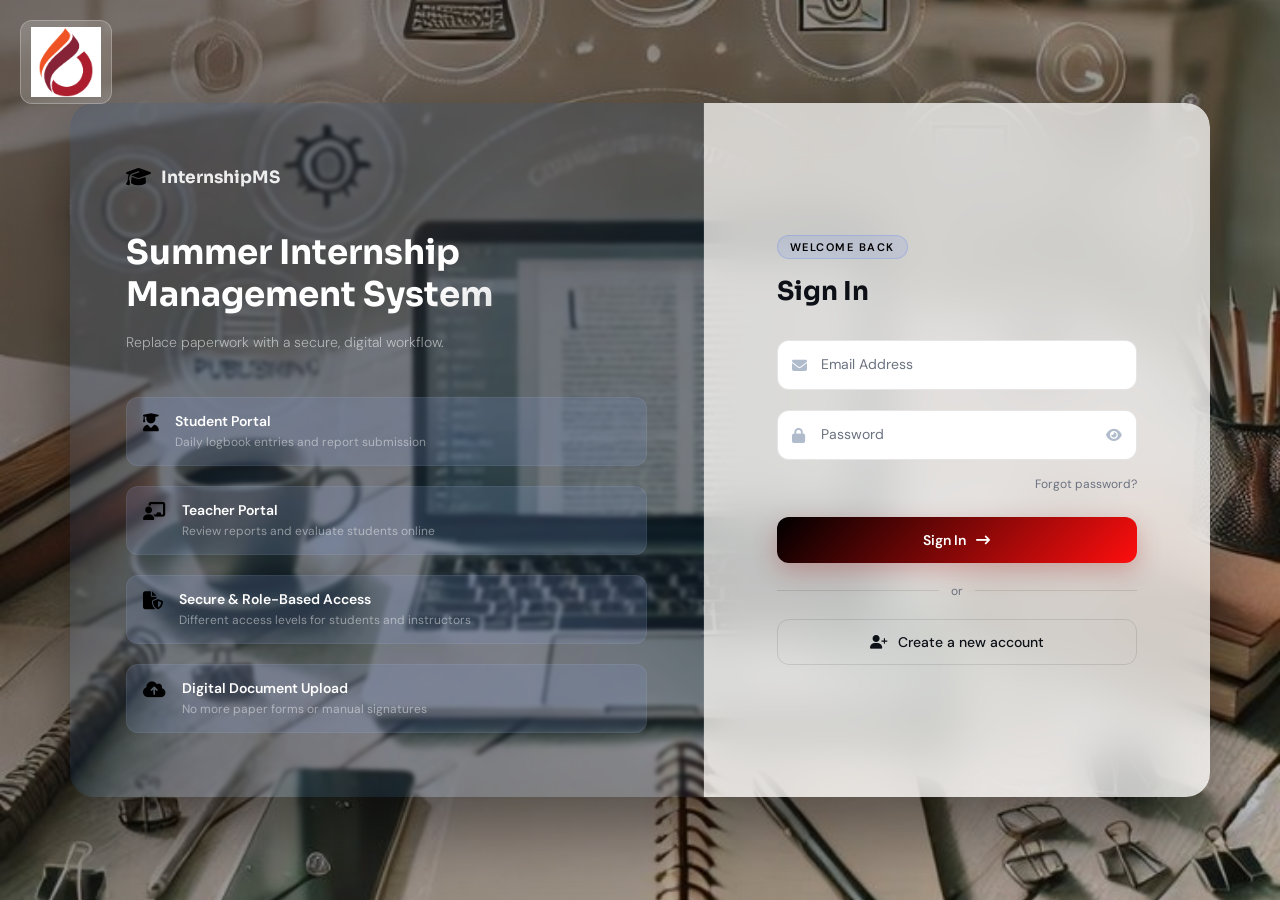
<file: .vscode/login/index.html>
<!DOCTYPE html>
<html lang="en">
<head>
<meta charset="UTF-8">
<title>Internship Management System</title>
<meta name="viewport" content="width=device-width, initial-scale=1.0">

<link href="https://fonts.googleapis.com/css2?family=Sora:wght@300;400;600;700&family=DM+Sans:wght@300;400;500&display=swap" rel="stylesheet">
<link rel="stylesheet" href="https://cdnjs.cloudflare.com/ajax/libs/font-awesome/6.5.0/css/all.min.css">
<link rel="stylesheet" href="style.css">
</head>

<body>

<!-- CIU LOGO -->
<div class="ciu-logo">
    <img src="logo1.png" alt="CIU Logo">
</div>

<!-- FLOATING PARTICLES -->
<div class="particles" id="particles"></div>

<div class="container">

    <!-- LEFT PANEL -->
    <div class="left-panel">
        <div class="logo">
            <i class="fa-solid fa-graduation-cap"></i>
            <span>InternshipMS</span>
        </div>

        <h1>Summer Internship<br>Management System</h1>
        <p class="subtitle">Replace paperwork with a secure, digital workflow.</p>

        <div class="feature-list">
            <div class="feature-item">
                <i class="fa-solid fa-user-graduate"></i>
                <div>
                    <h4>Student Portal</h4>
                    <p>Daily logbook entries and report submission</p>
                </div>
            </div>
            <div class="feature-item">
                <i class="fa-solid fa-chalkboard-user"></i>
                <div>
                    <h4>Teacher Portal</h4>
                    <p>Review reports and evaluate students online</p>
                </div>
            </div>
            <div class="feature-item">
                <i class="fa-solid fa-file-shield"></i>
                <div>
                    <h4>Secure & Role-Based Access</h4>
                    <p>Different access levels for students and instructors</p>
                </div>
            </div>
            <div class="feature-item">
                <i class="fa-solid fa-cloud-arrow-up"></i>
                <div>
                    <h4>Digital Document Upload</h4>
                    <p>No more paper forms or manual signatures</p>
                </div>
            </div>
        </div>
    </div>

    <!-- RIGHT PANEL - LOGIN -->
    <div class="right-panel">
        <div class="login-card" id="login-card">
            <div class="card-badge">Welcome back</div>
            <h2>Sign In</h2>

            <div class="input-group">
                <i class="fa-solid fa-envelope"></i>
                <input type="email" id="login-email" required>
                <label>Email Address</label>
                <span class="input-highlight"></span>
            </div>

            <div class="input-group">
                <i class="fa-solid fa-lock"></i>
                <input type="password" id="login-password" required>
                <label>Password</label>
                <span class="input-highlight"></span>
                <i class="fa-solid fa-eye toggle-pw" onclick="togglePw(this)"></i>
            </div>

            <div class="forgot-row">
                <a href="#">Forgot password?</a>
            </div>

            <button class="btn-primary" type="button" onclick="handleLogin()">
                <span>Sign In</span>
                <i class="fa-solid fa-arrow-right-long"></i>
            </button>

            <div class="divider"><span>or</span></div>

            <button class="btn-register-trigger" type="button" onclick="openRegister()">
                <i class="fa-solid fa-user-plus"></i>
                <span>Create a new account</span>
            </button>
        </div>
    </div>
</div>

<!-- REGISTER OVERLAY -->
<div class="register-overlay" id="register-overlay">
    <div class="register-backdrop" onclick="closeRegister()"></div>

    <div class="register-panel" id="register-panel">

        <button class="close-btn" onclick="closeRegister()">
            <i class="fa-solid fa-xmark"></i>
        </button>

        <!-- STEP PROGRESS BAR -->
        <div class="progress-track">
            <div class="progress-fill" id="progress-fill"></div>
        </div>

        <!-- STEP DOTS -->
        <div class="stepper">
            <div class="stepper-item active" id="s1">
                <div class="stepper-dot">
                    <i class="fa-solid fa-user"></i>
                </div>
                <span>Info</span>
            </div>
            <div class="stepper-item" id="s2">
                <div class="stepper-dot">
                    <i class="fa-solid fa-envelope"></i>
                </div>
                <span>Verify</span>
            </div>
            <div class="stepper-item" id="s3">
                <div class="stepper-dot">
                    <i class="fa-solid fa-check"></i>
                </div>
                <span>Done</span>
            </div>
        </div>

        <!-- STEP 1 -->
        <div class="reg-step active-step" id="reg-step-1">
            <div class="step-header">
                <h3>Create your account</h3>
                <p>Fill in your details to get started</p>
            </div>

            <div class="input-group">
                <i class="fa-solid fa-user"></i>
                <input type="text" id="reg-name" required>
                <label>Full Name</label>
                <span class="input-highlight"></span>
            </div>

            <div class="input-group">
                <i class="fa-solid fa-envelope"></i>
                <input type="email" id="reg-email" required>
                <label>Email Address</label>
                <span class="input-highlight"></span>
            </div>

            <div class="input-group">
                <i class="fa-solid fa-lock"></i>
                <input type="password" id="reg-password" required>
                <label>Password</label>
                <span class="input-highlight"></span>
                <i class="fa-solid fa-eye toggle-pw" onclick="togglePw(this)"></i>
            </div>

            <div class="input-group">
                <i class="fa-solid fa-lock"></i>
                <input type="password" id="reg-confirm" required>
                <label>Confirm Password</label>
                <span class="input-highlight"></span>
            </div>

            <div class="role-chips">
                <label class="role-chip active" id="chip-student" onclick="selectRole('Student')">
                    <i class="fa-solid fa-graduation-cap"></i> Student
                </label>
                <label class="role-chip" id="chip-teacher" onclick="selectRole('Teacher')">
                    <i class="fa-solid fa-chalkboard-user"></i> Teacher
                </label>
            </div>
            <input type="hidden" id="reg-role" value="Student">

            <button class="btn-primary" type="button" onclick="regStep1Next()">
                <span>Continue</span>
                <i class="fa-solid fa-arrow-right-long"></i>
            </button>
        </div>

        <!-- STEP 2 -->
        <div class="reg-step" id="reg-step-2">
            <div class="step-header">
                <h3>Verify your email</h3>
                <p>We sent a 6-digit code to <strong id="otp-email-label"></strong></p>
            </div>

            <div class="otp-group">
                <input class="otp-box" type="text" maxlength="1" inputmode="numeric">
                <input class="otp-box" type="text" maxlength="1" inputmode="numeric">
                <input class="otp-box" type="text" maxlength="1" inputmode="numeric">
                <input class="otp-box" type="text" maxlength="1" inputmode="numeric">
                <input class="otp-box" type="text" maxlength="1" inputmode="numeric">
                <input class="otp-box" type="text" maxlength="1" inputmode="numeric">
            </div>

            <p class="otp-timer">Code expires in <span id="otp-countdown">02:00</span></p>

            <p class="resend-line">Didn't get it? <a href="#" onclick="resendOTP(event)">Resend code</a></p>

            <button class="btn-primary" type="button" onclick="regStep2Next()">
                <span>Verify &amp; Continue</span>
                <i class="fa-solid fa-arrow-right-long"></i>
            </button>

            <button class="btn-ghost" type="button" onclick="goRegStep(1)">
                <i class="fa-solid fa-arrow-left"></i> Back
            </button>
        </div>

        <!-- STEP 3 -->
        <div class="reg-step" id="reg-step-3">
            <div class="success-wrap">
                <div class="success-ring">
                    <svg viewBox="0 0 80 80">
                        <circle class="ring-bg" cx="40" cy="40" r="34"/>
                        <circle class="ring-fill" cx="40" cy="40" r="34" id="success-ring"/>
                        <polyline class="check-mark" points="24,40 35,52 56,28" id="check-mark"/>
                    </svg>
                </div>
                <h3>Account Created!</h3>
                <p>You're all set. Welcome to InternshipMS.</p>

                <div class="account-summary" id="account-summary"></div>

                <button class="btn-primary" type="button" onclick="closeRegister(); finishRegister()">
                    <span>Go to Sign In</span>
                    <i class="fa-solid fa-right-to-bracket"></i>
                </button>
            </div>
        </div>

    </div>
</div>

<script src="script.js"></script>
</body>
</html>
</file>
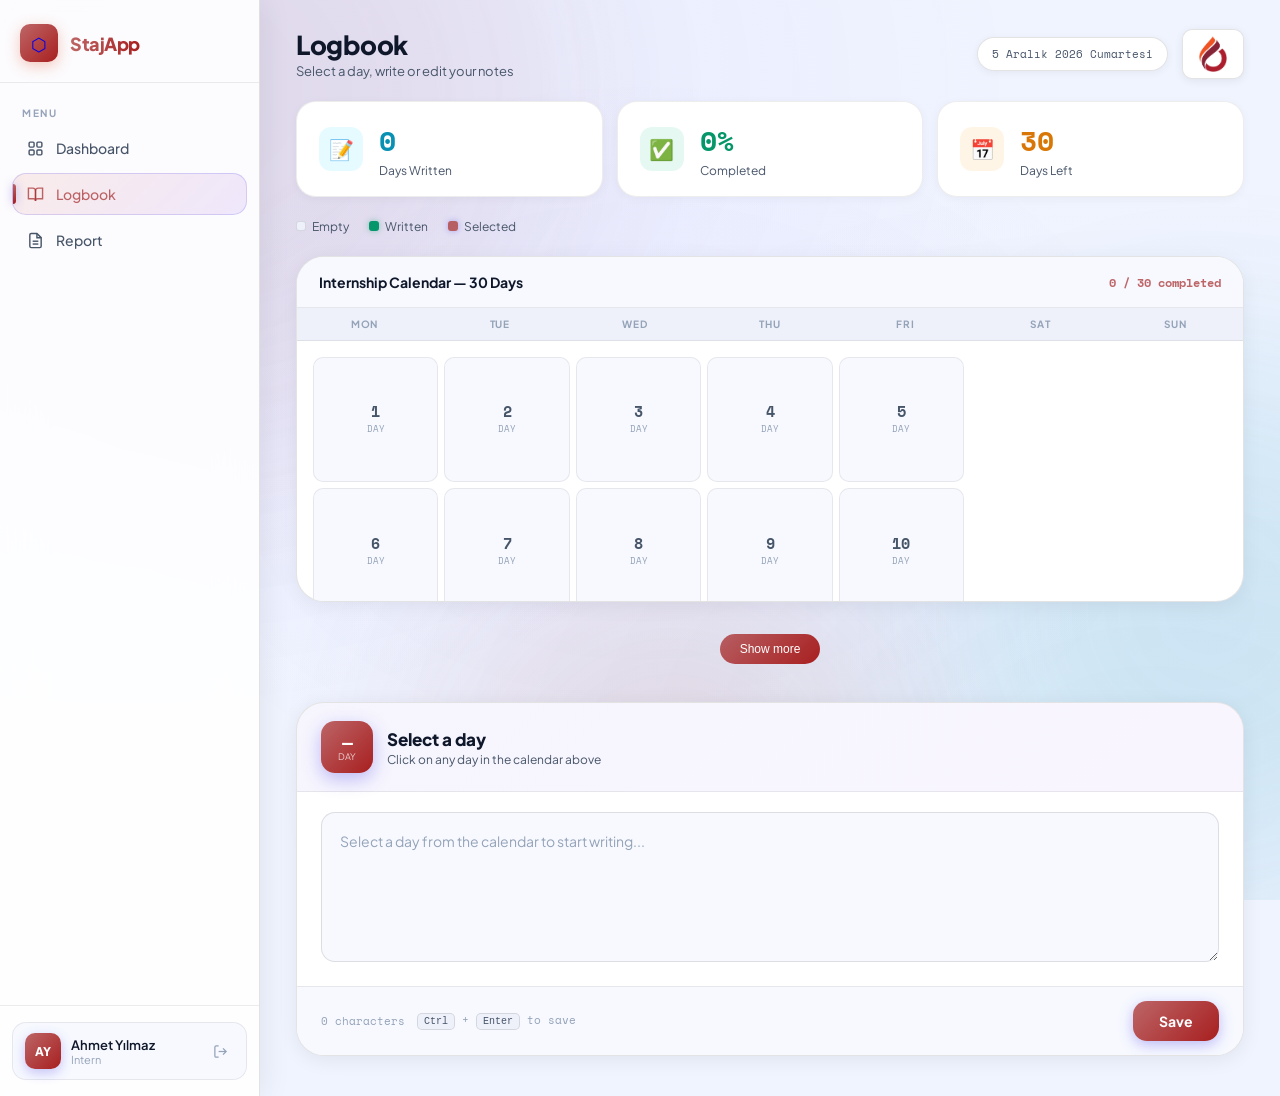
<file: .vscode/student/logbook.html>
<!DOCTYPE html>
<html lang="en">
<head>
  <meta charset="UTF-8"/>
  <meta name="viewport" content="width=device-width, initial-scale=1.0"/>
  <title>StajApp — Logbook</title>
  <link rel="stylesheet" href="student.css"/>
</head>
<body>

<div class="bg-orbs">
  <div class="orb orb-1"></div>
  <div class="orb orb-2"></div>
  <div class="orb orb-3"></div>
</div>

<div class="shell">

  <!-- SIDEBAR -->
  <aside class="sidebar">
    <div class="sb-top">
      <a href="dashboard.html" class="sb-logo">
        <div class="sb-logo-icon">⬡</div>
        <span class="sb-logo-text">StajApp</span>
      </a>
    </div>
    <nav class="sb-nav">
      <div class="sb-section-label">Menu</div>
      <a href="dashboard.html" class="sb-link">
        <span class="sb-icon"><svg width="17" height="17" viewBox="0 0 24 24" fill="none" stroke="currentColor" stroke-width="2"><rect x="3" y="3" width="7" height="7" rx="1.5"/><rect x="14" y="3" width="7" height="7" rx="1.5"/><rect x="3" y="14" width="7" height="7" rx="1.5"/><rect x="14" y="14" width="7" height="7" rx="1.5"/></svg></span>
        <span>Dashboard</span>
      </a>
      <a href="logbook.html" class="sb-link active">
        <span class="sb-icon"><svg width="17" height="17" viewBox="0 0 24 24" fill="none" stroke="currentColor" stroke-width="2"><path d="M2 3h6a4 4 0 0 1 4 4v14a3 3 0 0 0-3-3H2z"/><path d="M22 3h-6a4 4 0 0 0-4 4v14a3 3 0 0 1 3-3h7z"/></svg></span>
        <span>Logbook</span>
        <span class="sb-badge" id="sb-badge"></span>
      </a>
      <a href="report.html" class="sb-link">
        <span class="sb-icon"><svg width="17" height="17" viewBox="0 0 24 24" fill="none" stroke="currentColor" stroke-width="2"><path d="M14 2H6a2 2 0 0 0-2 2v16a2 2 0 0 0 2 2h12a2 2 0 0 0 2-2V8z"/><polyline points="14 2 14 8 20 8"/><line x1="16" y1="13" x2="8" y2="13"/><line x1="16" y1="17" x2="8" y2="17"/></svg></span>
        <span>Report</span>
      </a>
    </nav>
    <div class="sb-footer">
      <div class="sb-profile">
        <div class="sb-avatar" id="sb-avatar">AY</div>
        <div class="sb-profile-info">
          <div class="sb-name" id="sb-name">Ahmet Yılmaz</div>
          <div class="sb-role">Intern</div>
        </div>
        <a href="../login/index.html" class="sb-logout" title="Log Out">
          <svg width="15" height="15" viewBox="0 0 24 24" fill="none" stroke="currentColor" stroke-width="2"><path d="M9 21H5a2 2 0 0 1-2-2V5a2 2 0 0 1 2-2h4"/><polyline points="16 17 21 12 16 7"/><line x1="21" y1="12" x2="9" y2="12"/></svg>
        </a>
      </div>
    </div>
  </aside>

  <!-- MAIN -->
  <main class="main">

    <header class="topbar">
      <div class="topbar-left">
        <div class="topbar-title">Logbook</div>
        <div class="topbar-sub">Select a day, write or edit your notes</div>
      </div>
      <div class="topbar-right">
        <div class="topbar-chip" id="topbar-date">—</div>
        <img src="../login/logo1.png" alt="School Logo" class="school-logo"/>
      </div>
    </header>

    <!-- Stats -->
    <div class="lb-stat-row anim-1">
      <div class="lb-stat">
        <div class="lb-stat-icon" style="background:rgba(0,212,255,.1)">📝</div>
        <div>
          <div class="lb-stat-num cyan" id="stat-filled">0</div>
          <div class="lb-stat-lbl">Days Written</div>
        </div>
      </div>
      <div class="lb-stat">
        <div class="lb-stat-icon" style="background:rgba(16,185,129,.1)">✅</div>
        <div>
          <div class="lb-stat-num emerald" id="stat-pct">0%</div>
          <div class="lb-stat-lbl">Completed</div>
        </div>
      </div>
      <div class="lb-stat">
        <div class="lb-stat-icon" style="background:rgba(245,158,11,.1)">📅</div>
        <div>
          <div class="lb-stat-num amber" id="stat-remain">30</div>
          <div class="lb-stat-lbl">Days Left</div>
        </div>
      </div>
    </div>

    <!-- Legend -->
    <div class="lb-legend anim-2">
      <span><span class="legend-dot legend-empty"></span>Empty</span>
      <span><span class="legend-dot legend-filled"></span>Written</span>
      <span><span class="legend-dot legend-selected"></span>Selected</span>
    </div>

    <!-- Calendar -->
    <div class="cal-card anim-3">
      <div class="cal-header">
        <span class="cal-title">Internship Calendar — 30 Days</span>
        <span class="cal-meta" id="cal-meta">0 / 30 completed</span>
      </div>
      <div class="cal-weekdays">
        <span>Mon</span><span>Tue</span><span>Wed</span>
        <span>Thu</span><span>Fri</span><span>Sat</span><span>Sun</span>
      </div>
      <div class="cal-grid" id="cal-grid"></div>
    </div>
    <div class="cal-toggle">
  <button onclick="toggleCalendar()" id="cal-toggle-btn">
    Show more
  </button>
</div>

    <!-- Entry area — always visible -->
    <div class="entry-panel anim-4" id="entry-panel">
      <div class="entry-panel-top">
        <div class="entry-day-info">
          <div class="entry-day-badge">
            <div class="entry-day-badge-num" id="ep-num">—</div>
            <div class="entry-day-badge-lbl">Day</div>
          </div>
          <div>
            <div class="entry-title" id="ep-title">Select a day</div>
            <div class="entry-subtitle" id="ep-sub">Click on any day in the calendar above</div>
          </div>
        </div>
        <div class="entry-controls">
          <button class="btn-icon" id="btn-del" onclick="deleteEntry()" title="Delete" style="display:none">
            <svg width="15" height="15" viewBox="0 0 24 24" fill="none" stroke="currentColor" stroke-width="2"><polyline points="3 6 5 6 21 6"/><path d="M19 6l-1 14a2 2 0 0 1-2 2H8a2 2 0 0 1-2-2L5 6"/></svg>
          </button>
        </div>
      </div>
      <div class="entry-body">
        <textarea
          id="entry-ta"
          class="entry-textarea"
          placeholder="Select a day from the calendar to start writing..."
          disabled></textarea>
      </div>
      <div class="entry-footer">
        <div class="entry-meta">
          <span class="chars-count" id="chars-count">0 characters</span>
          <span class="shortcut"><kbd class="kbd">Ctrl</kbd> + <kbd class="kbd">Enter</kbd> to save</span>
        </div>
        <button class="btn-save" id="btn-save" onclick="saveEntry()" disabled>Save</button>
      </div>
    </div>

  </main>
</div>

<div class="toast" id="toast"></div>

<script src="app.js"></script>
<script src="logbook.js"></script>
</body>
</html>
</file>
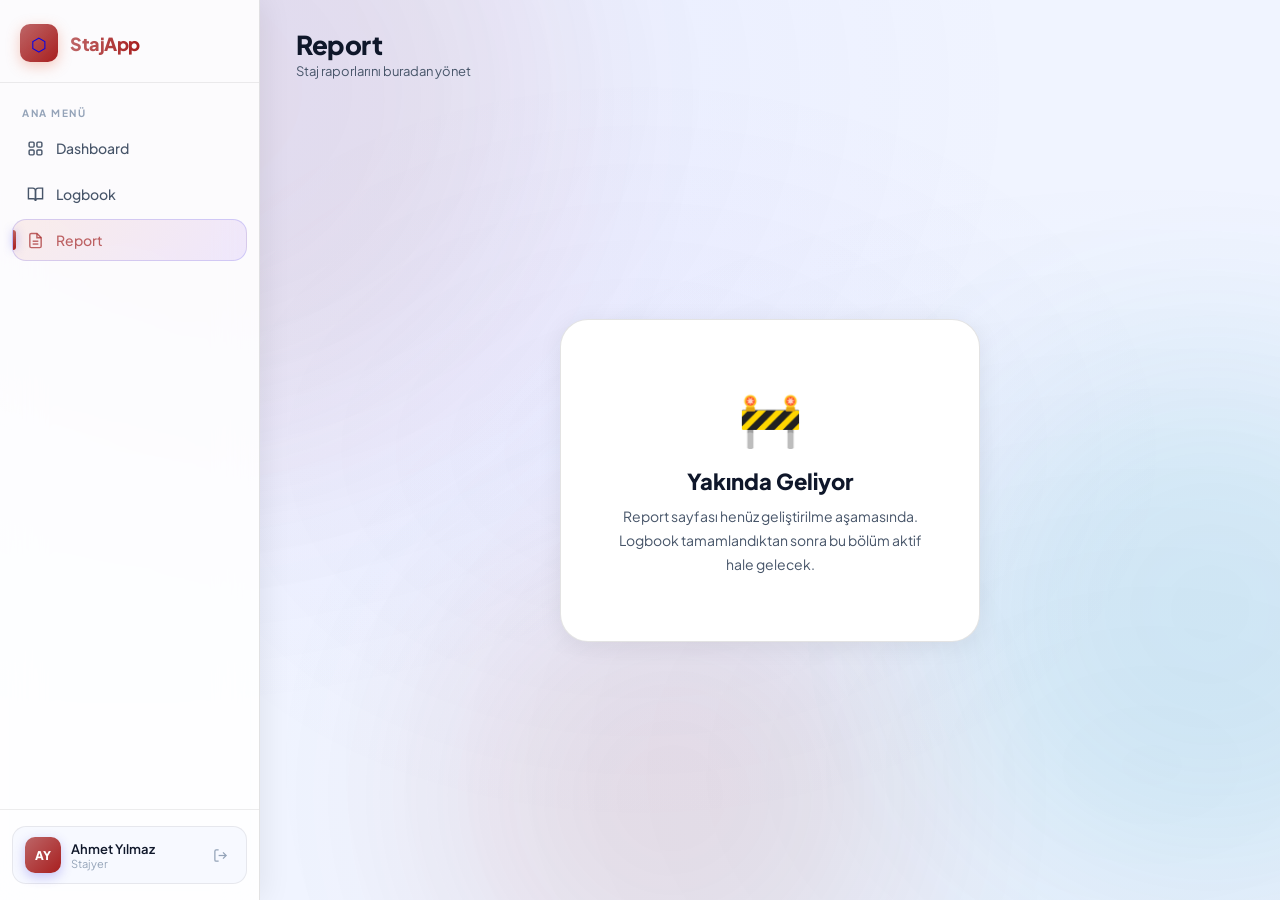
<file: .vscode/student/report.html>
<!DOCTYPE html>
<html lang="tr">
<head>
  <meta charset="UTF-8"/>
  <meta name="viewport" content="width=device-width, initial-scale=1.0"/>
  <title>StajApp — Report</title>
  <link rel="stylesheet" href="student.css"/>
</head>
<body>
<div class="bg-orbs">
  <div class="orb orb-1"></div><div class="orb orb-2"></div><div class="orb orb-3"></div>
</div>
<div class="shell">
  <aside class="sidebar">
    <div class="sb-top">
      <a href="dashboard.html" class="sb-logo">
        <div class="sb-logo-icon">⬡</div>
        <span class="sb-logo-text">StajApp</span>
      </a>
    </div>
    <nav class="sb-nav">
      <div class="sb-section-label">Ana Menü</div>
      <a href="dashboard.html" class="sb-link"><span class="sb-icon"><svg width="17" height="17" viewBox="0 0 24 24" fill="none" stroke="currentColor" stroke-width="2"><rect x="3" y="3" width="7" height="7" rx="1.5"/><rect x="14" y="3" width="7" height="7" rx="1.5"/><rect x="3" y="14" width="7" height="7" rx="1.5"/><rect x="14" y="14" width="7" height="7" rx="1.5"/></svg></span><span>Dashboard</span></a>
      <a href="logbook.html" class="sb-link"><span class="sb-icon"><svg width="17" height="17" viewBox="0 0 24 24" fill="none" stroke="currentColor" stroke-width="2"><path d="M2 3h6a4 4 0 0 1 4 4v14a3 3 0 0 0-3-3H2z"/><path d="M22 3h-6a4 4 0 0 0-4 4v14a3 3 0 0 1 3-3h7z"/></svg></span><span>Logbook</span><span class="sb-badge" id="sb-badge"></span></a>
      <a href="report.html" class="sb-link active"><span class="sb-icon"><svg width="17" height="17" viewBox="0 0 24 24" fill="none" stroke="currentColor" stroke-width="2"><path d="M14 2H6a2 2 0 0 0-2 2v16a2 2 0 0 0 2 2h12a2 2 0 0 0 2-2V8z"/><polyline points="14 2 14 8 20 8"/><line x1="16" y1="13" x2="8" y2="13"/><line x1="16" y1="17" x2="8" y2="17"/></svg></span><span>Report</span></a>
    </nav>
    <div class="sb-footer">
      <div class="sb-profile">
        <div class="sb-avatar" id="sb-avatar">AY</div>
        <div class="sb-profile-info">
          <div class="sb-name" id="sb-name">Ahmet Yılmaz</div>
          <div class="sb-role">Stajyer</div>
        </div>
        <a href="../login/index.html" class="sb-logout"><svg width="15" height="15" viewBox="0 0 24 24" fill="none" stroke="currentColor" stroke-width="2"><path d="M9 21H5a2 2 0 0 1-2-2V5a2 2 0 0 1 2-2h4"/><polyline points="16 17 21 12 16 7"/><line x1="21" y1="12" x2="9" y2="12"/></svg></a>
      </div>
    </div>
  </aside>
  <main class="main">
    <header class="topbar">
      <div class="topbar-left">
        <div class="topbar-title">Report</div>
        <div class="topbar-sub">Staj raporlarını buradan yönet</div>
      </div>
    </header>
    <div class="soon-wrap anim-1">
      <div class="soon-card">
        <div class="soon-icon">🚧</div>
        <div class="soon-title">Yakında Geliyor</div>
        <p class="soon-text">Report sayfası henüz geliştirilme aşamasında. Logbook tamamlandıktan sonra bu bölüm aktif hale gelecek.</p>
      </div>
    </div>
  </main>
</div>
<script src="app.js"></script>
</body>
</html>
</file>
<file: .vscode/login/style.css>
:root {
   --blue: #000000;
--blue-dark: #ff0e0e;
--blue-glow: rgba(164,40,40,0.30);
    --bg-glass: rgba(255,255,255,0.72);
    --text-main: #0d1117;
    --text-muted: #6b7280;
    --border: rgba(0,0,0,0.1);
    --radius: 16px;
    --font-head: 'Sora', sans-serif;
    --font-body: 'DM Sans', sans-serif;
}

* { margin:0; padding:0; box-sizing:border-box; }

body {
    min-height:100vh;
    font-family: var(--font-body);
    background:
        linear-gradient(135deg, rgba(0,0,0,0.55) 0%, rgba(0,0,0,0.2) 100%),
        url("bg.jpg") no-repeat center center/cover;
    display:flex;
    justify-content:center;
    align-items:center;
    overflow:hidden;
    animation: zoomBg 25s ease-in-out infinite alternate;
}

@keyframes zoomBg {
    from { background-size: 100%; }
    to   { background-size: 112%; }
}

/* PARTICLES */
.particles {
    position:fixed; inset:0; z-index:0; pointer-events:none;
}
.particle {
    position:absolute;
    width:3px; height:3px;
    border-radius:50%;
    background:rgba(255,255,255,0.45);
    animation: floatUp linear infinite;
}
@keyframes floatUp {
    0%   { transform:translateY(0) scale(1); opacity:0.6; }
    100% { transform:translateY(-100vh) scale(0.3); opacity:0; }
}

/* CIU LOGO */
.ciu-logo {
    position:fixed; top:20px; left:20px; z-index:1000;
    background:rgba(255,255,255,0.18);
    backdrop-filter:blur(12px);
    border:1px solid rgba(255,255,255,0.25);
    border-radius:12px;
    padding:6px 10px;
}
.ciu-logo img { height:70px; display:block; }

/* CONTAINER */
.container {
    width:92%; max-width:1140px;
    display:flex;
    border-radius:24px;
    overflow:hidden;
    box-shadow:0 32px 80px rgba(0,0,0,0.5);
    position:relative; z-index:2;
    animation: containerIn 0.8s cubic-bezier(0.22,1,0.36,1) forwards;
}
@keyframes containerIn {
    from { opacity:0; transform:translateY(30px) scale(0.97); }
    to   { opacity:1; transform:translateY(0) scale(1); }
}

/* LEFT PANEL */
.left-panel {
    flex:1.1;
    padding:64px 56px;
    background:rgba(16, 60, 104, 0.212);
    backdrop-filter:blur(2px);
    color:#fff;
    display:flex; flex-direction:column; justify-content:center;
    border-right:1px solid rgba(255,255,255,0.07);
}

.logo {
    display:flex; align-items:center; gap:10px;
    font-family: var(--font-head);
    font-weight:700; font-size:17px;
    margin-bottom:44px;
    color:rgba(255,255,255,0.9);
}
.logo i { color: var(--blue); font-size:20px; }

.left-panel h1 {
    font-family: var(--font-head);
    font-size:34px; font-weight:700; line-height:1.25;
    margin-bottom:14px;
    background:linear-gradient(135deg,#fff 60%,rgba(255,255,255,0.55));
    -webkit-background-clip:text;
    background-clip:text;
    -webkit-text-fill-color:transparent;
}

.subtitle {
    font-size:14px; color:rgba(255,255,255,0.55);
    margin-bottom:44px; font-weight:300; line-height:1.6;
}

.feature-list { display:flex; flex-direction:column; gap:20px; }

.feature-item {
    display:flex; align-items:flex-start; gap:16px;
    padding:14px 16px;
    border-radius:12px;
    background:rgba(128, 150, 207, 0.203);
    border:1px solid rgba(255,255,255,0.06);
    transition:all 0.3s;
    cursor:default;
}
.feature-item:hover {
    background:rgba(59,108,248,0.12);
    border-color:rgba(59,108,248,0.3);
    transform:translateX(6px);
}
.feature-item i {
    font-size:18px; color: var(--blue);
    margin-top:2px; flex-shrink:0;
}
.feature-item h4 { font-size:14px; font-weight:600; margin-bottom:3px; }
.feature-item p  { font-size:12px; color:rgba(255,255,255,0.45); line-height:1.5; }

/* RIGHT PANEL */
.right-panel {
    flex:0.9;
    background: var(--bg-glass);
    backdrop-filter:blur(24px);
    display:flex; justify-content:center; align-items:center;
    padding:48px 40px;
}

/* LOGIN CARD */
.login-card {
    width:100%; max-width:360px;
}

.card-badge {
    display:inline-block;
    font-size:11px; font-weight:600; letter-spacing:1.5px;
    text-transform:uppercase; color: var(--blue);
    background:rgba(59,108,248,0.1);
    border:1px solid rgba(59,108,248,0.2);
    padding:4px 12px; border-radius:20px;
    margin-bottom:16px;
}

.login-card h2 {
    font-family: var(--font-head);
    font-size:26px; font-weight:700;
    color: var(--text-main);
    margin-bottom:32px;
}

/* INPUT GROUP */
.input-group {
    position:relative; margin-bottom:20px;
}
.input-group input {
    width:100%;
    padding:15px 44px 15px 44px;
    border-radius:12px;
    border:1.5px solid var(--border);
    background:#fff;
    font-family: var(--font-body);
    font-size:14px;
    color: var(--text-main);
    outline:none;
    transition:border 0.25s, box-shadow 0.25s;
}
.input-group label {
    position:absolute;
    left:44px; top:15px;
    font-size:14px; color: var(--text-muted);
    pointer-events:none;
    transition:all 0.2s;
}
.input-group input:focus + label,
.input-group input:valid + label {
    top:-9px; font-size:11px; font-weight:600;
    color: var(--blue);
    background:#fff; padding:0 4px;
    left:40px;
}
.input-group input:focus {
    border-color: var(--blue);
    box-shadow:0 0 0 4px var(--blue-glow);
}
.input-group > i:first-child {
    position:absolute; left:15px; top:50%;
    transform:translateY(-50%);
    color:#b0bccc; font-size:15px;
    transition:color 0.2s;
}
.input-group input:focus ~ i:first-child { color: var(--blue); }

.toggle-pw {
    position:absolute; right:15px; top:50%;
    transform:translateY(-50%);
    color:#b0bccc; cursor:pointer; font-size:14px;
    transition:color 0.2s;
}
.toggle-pw:hover { color: var(--blue); }

.forgot-row {
    text-align:right; margin-bottom:24px; margin-top:-8px;
}
.forgot-row a {
    font-size:12px; color: var(--text-muted);
    text-decoration:none; transition:color 0.2s;
}
.forgot-row a:hover { color: var(--blue); }

/* BUTTONS */
.btn-primary {
    width:100%; padding:14px;
    border:none; border-radius:12px;
    background:linear-gradient(135deg, var(--blue), var(--blue-dark));
    color:#fff; font-family: var(--font-body);
    font-size:14px; font-weight:600;
    cursor:pointer;
    display:flex; align-items:center; justify-content:center; gap:10px;
    box-shadow:0 8px 24px var(--blue-glow);
    transition:all 0.25s;
    position:relative; overflow:hidden;
}
.btn-primary::before {
    content:''; position:absolute; inset:0;
    background:linear-gradient(135deg,rgba(255,255,255,0.15),transparent);
    opacity:0; transition:opacity 0.25s;
}
.btn-primary:hover { transform:translateY(-2px); box-shadow:0 14px 32px var(--blue-glow); }
.btn-primary:hover::before { opacity:1; }
.btn-primary:active { transform:translateY(0); }

.divider {
    display:flex; align-items:center; gap:12px;
    margin:20px 0; color: var(--text-muted); font-size:12px;
}
.divider::before, .divider::after {
    content:''; flex:1; height:1px; background: var(--border);
}

.btn-register-trigger {
    width:100%; padding:13px;
    border:1.5px solid var(--border);
    border-radius:12px;
    background:transparent;
    color: var(--text-main);
    font-family: var(--font-body);
    font-size:14px; font-weight:500;
    cursor:pointer;
    display:flex; align-items:center; justify-content:center; gap:10px;
    transition:all 0.25s;
}
.btn-register-trigger:hover {
    border-color: var(--blue);
    color: var(--blue);
    background:rgba(59,108,248,0.05);
    transform:translateY(-1px);
}

.btn-ghost {
    width:100%; padding:12px;
    border:1.5px solid var(--border);
    border-radius:12px;
    background:transparent;
    color: var(--text-muted);
    font-family: var(--font-body);
    font-size:13px; font-weight:500;
    cursor:pointer;
    margin-top:10px;
    display:flex; align-items:center; justify-content:center; gap:8px;
    transition:all 0.2s;
}
.btn-ghost:hover { border-color: var(--blue); color: var(--blue); }

/* ==============================
   REGISTER OVERLAY
============================== */
.register-overlay {
    position:fixed; inset:0; z-index:100;
    display:flex; align-items:center; justify-content:center;
    opacity:0; pointer-events:none;
    transition:opacity 0.35s;
}
.register-overlay.open {
    opacity:1; pointer-events:all;
}

.register-backdrop {
    position:absolute; inset:0;
    background:rgba(5,10,25,0.65);
    backdrop-filter:blur(6px);
}

.register-panel {
    position:relative; z-index:2;
    width:92%; max-width:480px;
    background:#fff;
    border-radius:24px;
    padding:40px 44px 44px;
    box-shadow:0 40px 100px rgba(0,0,0,0.4);
    transform:translateY(40px) scale(0.95);
    transition:transform 0.4s cubic-bezier(0.22,1,0.36,1), opacity 0.35s;
    opacity:0;
    max-height:90vh; overflow-y:auto;
}
.register-overlay.open .register-panel {
    transform:translateY(0) scale(1);
    opacity:1;
}

.close-btn {
    position:absolute; top:20px; right:20px;
    width:36px; height:36px;
    border:1.5px solid var(--border);
    border-radius:50%;
    background:transparent;
    color: var(--text-muted);
    cursor:pointer; font-size:15px;
    display:flex; align-items:center; justify-content:center;
    transition:all 0.2s;
    box-shadow:none;
    padding:0; width:36px;
}
.close-btn:hover {
    border-color: var(--blue); color: var(--blue);
    transform:rotate(90deg);
    box-shadow:none;
}

/* PROGRESS TRACK */
.progress-track {
    height:3px; background:#eef0f5;
    border-radius:4px; margin-bottom:28px;
    overflow:hidden;
}
.progress-fill {
    height:100%;
    background:linear-gradient(90deg, var(--blue), #7ba7ff);
    border-radius:4px;
    transition:width 0.5s cubic-bezier(0.22,1,0.36,1);
    width:33.33%;
}

/* STEPPER */
.stepper {
    display:flex; align-items:center; justify-content:center;
    gap:0; margin-bottom:36px;
}
.stepper-item {
    display:flex; flex-direction:column;
    align-items:center; gap:7px;
    position:relative; flex:1;
}
.stepper-item:not(:last-child)::after {
    content:''; position:absolute;
    top:19px; left:calc(50% + 18px);
    width:calc(100% - 36px); height:2px;
    background:#eef0f5;
    transition:background 0.4s;
}
.stepper-item.completed:not(:last-child)::after {
    background:linear-gradient(90deg, var(--blue), #7ba7ff);
}

.stepper-dot {
    width:38px; height:38px; border-radius:50%;
    border:2px solid #e0e4ef;
    display:flex; align-items:center; justify-content:center;
    font-size:14px; color:#b0bccc;
    background:#fff;
    transition:all 0.35s cubic-bezier(0.22,1,0.36,1);
}
.stepper-item.active .stepper-dot {
    border-color: var(--blue);
    background:linear-gradient(135deg, var(--blue), var(--blue-dark));
    color:#fff;
    box-shadow:0 6px 20px var(--blue-glow);
    transform:scale(1.12);
}
.stepper-item.completed .stepper-dot {
    border-color: var(--blue);
    background: var(--blue);
    color:#fff;
}
.stepper-item span {
    font-size:11px; font-weight:600; letter-spacing:0.5px;
    color: var(--text-muted); text-transform:uppercase;
    transition:color 0.3s;
}
.stepper-item.active span,
.stepper-item.completed span { color: var(--blue); }

/* STEP PANELS */
.reg-step { display:none; }
.reg-step.active-step { display:block; animation:stepIn 0.4s cubic-bezier(0.22,1,0.36,1); }

@keyframes stepIn {
    from { opacity:0; transform:translateX(20px); }
    to   { opacity:1; transform:translateX(0); }
}

.step-header { margin-bottom:28px; }
.step-header h3 {
    font-family: var(--font-head);
    font-size:20px; font-weight:700;
    color: var(--text-main); margin-bottom:6px;
}
.step-header p { font-size:13px; color: var(--text-muted); line-height:1.5; }
.step-header p strong { color: var(--blue); }

/* ROLE CHIPS */
.role-chips {
    display:flex; gap:10px; margin-bottom:24px;
}
.role-chip {
    flex:1; padding:11px 10px;
    border:2px solid var(--border);
    border-radius:12px;
    display:flex; align-items:center; justify-content:center; gap:8px;
    font-size:13px; font-weight:600; color: var(--text-muted);
    cursor:pointer; transition:all 0.25s;
    background:#fafbff;
}
.role-chip:hover { border-color: var(--blue); color: var(--blue); }
.role-chip.active {
    border-color: var(--blue);
    background:rgba(59,108,248,0.08);
    color: var(--blue);
    box-shadow:0 4px 14px var(--blue-glow);
}

/* OTP */
.otp-group {
    display:flex; gap:10px; justify-content:center;
    margin-bottom:16px;
}
.otp-box {
    width:52px; height:60px;
    border:2px solid var(--border);
    border-radius:14px;
    text-align:center;
    font-family: var(--font-head);
    font-size:22px; font-weight:700;
    color: var(--blue);
    outline:none; background:#fafbff;
    transition:all 0.2s;
}
.otp-box:focus {
    border-color: var(--blue);
    box-shadow:0 0 0 4px var(--blue-glow);
    background:#fff;
    transform:translateY(-2px);
}
.otp-box.filled {
    border-color: var(--blue);
    background:rgba(59,108,248,0.06);
}

.otp-timer {
    text-align:center; font-size:12px;
    color: var(--text-muted); margin-bottom:8px;
}
.otp-timer span { font-weight:700; color: var(--blue); }

.resend-line {
    text-align:center; font-size:13px;
    color: var(--text-muted); margin-bottom:24px;
}
.resend-line a {
    color: var(--blue); font-weight:600;
    text-decoration:none;
}
.resend-line a:hover { text-decoration:underline; }

/* SUCCESS */
.success-wrap {
    display:flex; flex-direction:column;
    align-items:center; text-align:center;
    padding:10px 0;
}
.success-ring {
    width:100px; height:100px; margin-bottom:24px;
}
.success-ring svg { width:100%; height:100%; }

.ring-bg {
    fill:none; stroke:#eef0f5; stroke-width:5;
}
.ring-fill {
    fill:none;
    stroke: var(--blue); stroke-width:5;
    stroke-dasharray:213.6;
    stroke-dashoffset:213.6;
    stroke-linecap:round;
    transform-origin:center;
    transform:rotate(-90deg);
    transition:stroke-dashoffset 0.8s cubic-bezier(0.22,1,0.36,1) 0.2s;
}
.ring-fill.animate { stroke-dashoffset:0; }

.check-mark {
    fill:none; stroke: var(--blue); stroke-width:5;
    stroke-linecap:round; stroke-linejoin:round;
    stroke-dasharray:60; stroke-dashoffset:60;
    transition:stroke-dashoffset 0.4s ease 0.9s;
}
.check-mark.animate { stroke-dashoffset:0; }

.success-wrap h3 {
    font-family: var(--font-head);
    font-size:22px; font-weight:700;
    color: var(--text-main); margin-bottom:8px;
}
.success-wrap p { font-size:14px; color: var(--text-muted); margin-bottom:20px; }

.account-summary {
    background:#f7f9ff;
    border:1.5px solid rgba(59,108,248,0.15);
    border-radius:12px;
    padding:14px 20px;
    width:100%; text-align:left;
    font-size:13px; color: var(--text-muted);
    margin-bottom:28px; line-height:1.8;
}
.account-summary strong { color: var(--text-main); }

/* SCROLLBAR inside panel */
.register-panel::-webkit-scrollbar { width:4px; }
.register-panel::-webkit-scrollbar-track { background:transparent; }
.register-panel::-webkit-scrollbar-thumb { background:#dde2ee; border-radius:4px; }

/* RESPONSIVE */
@media(max-width:780px) {
    body { align-items:flex-start; padding:16px 0; overflow-y:auto; }
    .container { flex-direction:column; width:96%; }
    .left-panel { padding:32px 28px; }
    .left-panel h1 { font-size:22px; }
    .right-panel { padding:32px 24px; }
    .register-panel { padding:28px 24px 32px; }
    .otp-box { width:42px; height:52px; font-size:18px; }
}
</file>
<file: .vscode/student/student.css>
/* ════════════════════════════════════════════
   STAJAPP — LIGHT PREMIUM THEME
   Clean · Modern · Professional
════════════════════════════════════════════ */

@import url('https://fonts.googleapis.com/css2?family=Plus+Jakarta+Sans:wght@300;400;500;600;700;800&family=Space+Mono:wght@400;700&display=swap');

*, *::before, *::after { box-sizing: border-box; margin: 0; padding: 0; }

:root {
  --bg:          #f0f4ff;
  --surface:     #ffffff;
  --surface2:    #f7f9ff;
  --surface3:    #eef1fa;
  --glass:       rgba(255,255,255,0.88);
  --border:      rgba(0,0,0,0.07);
  --border2:     rgba(0,0,0,0.11);
  --border3:     rgba(0,0,0,0.16);

  --indigo:      #a42828b4;
  --indigo-dim:   rgba(164, 40, 40, 0.10);
  --violet:      #a81f1f;
  --cyan:        #0891b2;
  --cyan-dim:    rgba(8,145,178,0.1);
  --emerald:     #059669;
  --emerald-dim: rgba(5,150,105,0.1);
  --amber:       #d97706;
  --amber-dim:   rgba(217,119,6,0.1);
  --rose:        #e11d48;
  --rose-dim:    rgba(225,29,72,0.1);

  --text:        #0f172a;
  --text2:       #475569;
  --text3:       #94a3b8;

  --font:        'Plus Jakarta Sans', sans-serif;
  --mono:        'Space Mono', monospace;
  --r-sm:  8px; --r: 14px; --r-lg: 20px; --r-xl: 28px;
  --sb-w:  260px;
}

html, body {
  height: 100%; font-family: var(--font);
  background: var(--bg); color: var(--text);
  -webkit-font-smoothing: antialiased;
}

body::before {
  content: ''; position: fixed; inset: 0; z-index: 0; pointer-events: none;
  background:
    radial-gradient(ellipse at 10% 10%, rgba(79,70,229,.07) 0%, transparent 55%),
    radial-gradient(ellipse at 90% 85%, rgba(8,145,178,.06) 0%, transparent 55%),
    radial-gradient(ellipse at 50% 50%, rgba(124,58,237,.04) 0%, transparent 60%);
}

/* ── ORBS ── */
.bg-orbs { position: fixed; inset: 0; z-index: 0; pointer-events: none; overflow: hidden; }
.orb { position: absolute; border-radius: 50%; filter: blur(100px); opacity: .1; animation: orbFloat 14s ease-in-out infinite; }
.orb-1 { width: 700px; height: 700px; background: var(--indigo); top: -250px; left: -150px; }
.orb-2 { width: 500px; height: 500px; background: var(--cyan);   top: 40%; right: -180px; animation-delay: -5s; }
.orb-3 { width: 450px; height: 450px; background: var(--violet); bottom: -120px; left: 35%; animation-delay: -9s; }
@keyframes orbFloat {
  0%,100% { transform: translate(0,0) scale(1); }
  33% { transform: translate(28px,-38px) scale(1.04); }
  66% { transform: translate(-20px,28px) scale(.97); }
}

/* ── SHELL ── */
.shell { 
  position: relative; 
  z-index: 1; 
  display: flex; 
  min-height: 100vh;
}

/* ══════════ SIDEBAR ══════════ */
.sidebar {
  width: var(--sb-w); min-width: var(--sb-w);
  background: var(--glass); backdrop-filter: blur(20px); -webkit-backdrop-filter: blur(20px);
  border-right: 1px solid var(--border2);
  display: flex; flex-direction: column;
  box-shadow: 4px 0 28px rgba(0,0,0,.07);
  position: relative; z-index: 10;
}
.sb-top { padding: 24px 20px 20px; border-bottom: 1px solid var(--border); }
.sb-logo { display: flex; align-items: center; gap: 12px; text-decoration: none; }
.sb-logo-icon {
  width: 38px; height: 38px; border-radius: 10px;
  background: linear-gradient(135deg, var(--indigo), var(--violet));
  display: flex; align-items: center; justify-content: center; font-size: 18px;
  box-shadow: 0 4px 14px rgba(229, 105, 70, 0.35);
}
.sb-logo-text {
  font-size: 18px; font-weight: 800; letter-spacing: -.5px;
  background: linear-gradient(90deg, var(--indigo), var(--violet));
  -webkit-background-clip: text; background-clip: text; -webkit-text-fill-color: transparent;
}
.sb-nav { flex: 1; padding: 16px 12px; display: flex; flex-direction: column; gap: 4px; overflow-y: auto; }
.sb-section-label { font-size: 10px; font-weight: 700; letter-spacing: 1.5px; color: var(--text3); text-transform: uppercase; padding: 8px 10px 4px; }
.sb-link {
  display: flex; align-items: center; gap: 12px; padding: 11px 14px; border-radius: var(--r);
  color: var(--text2); text-decoration: none; font-size: 14px; font-weight: 500;
  transition: all .2s; position: relative; border: 1px solid transparent;
}
.sb-link:hover { background: var(--surface3); color: var(--text); border-color: var(--border); }
.sb-link.active {
  background: linear-gradient(135deg, rgba(229, 102, 70, 0.1), rgba(124,58,237,.1));
  color: var(--indigo); border-color: rgba(79,70,229,.2);
}
.sb-link.active svg { stroke: var(--indigo); }
.sb-link.active::before {
  content: ''; position: absolute; left: 0; top: 25%; bottom: 25%;
  width: 3px; border-radius: 0 3px 3px 0;
  background: linear-gradient(180deg, var(--indigo), var(--violet));
  box-shadow: 0 0 8px rgba(79,70,229,.5);
}
.sb-icon { display: flex; align-items: center; justify-content: center; flex-shrink: 0; }
.sb-badge {
  margin-left: auto; background: linear-gradient(135deg, var(--indigo), var(--violet));
  color: #fff; font-size: 10px; font-weight: 700; font-family: var(--mono);
  padding: 2px 8px; border-radius: 20px; display: none;
}
.sb-badge.show { display: inline-block; }
.sb-footer { padding: 16px 12px; border-top: 1px solid var(--border); }
.sb-profile {
  display: flex; align-items: center; gap: 10px; padding: 10px 12px; border-radius: var(--r);
  background: var(--surface2); border: 1px solid var(--border); transition: border-color .2s;
}
.sb-profile:hover { border-color: var(--border2); }
.sb-avatar {
  width: 36px; height: 36px; border-radius: 10px; flex-shrink: 0;
  background: linear-gradient(135deg, var(--indigo), var(--violet));
  display: flex; align-items: center; justify-content: center;
  font-size: 12px; font-weight: 800; color: #fff;
  box-shadow: 0 4px 12px rgba(79,70,229,.3);
}
.sb-profile-info { flex: 1; min-width: 0; }
.sb-name { font-size: 13px; font-weight: 600; color: var(--text); white-space: nowrap; overflow: hidden; text-overflow: ellipsis; }
.sb-role { font-size: 11px; color: var(--text3); }
.sb-logout { color: var(--text3); padding: 6px; border-radius: 8px; transition: all .15s; display: flex; text-decoration: none; flex-shrink: 0; }
.sb-logout:hover { color: var(--rose); background: var(--rose-dim); }

/* ══════════ MAIN ══════════ */
.main { flex: 1; overflow-y: auto; padding: 28px 36px 40px; display: flex; flex-direction: column; gap: 22px; position: relative; z-index: 1; }

/* ── TOPBAR ── */
.topbar { display: flex; align-items: center; justify-content: space-between; animation: fadeDown .5s ease both; }
.topbar-left { display: flex; flex-direction: column; gap: 2px; }
.topbar-title { font-size: 26px; font-weight: 800; letter-spacing: -.5px; color: var(--text); }
.topbar-sub { font-size: 13px; color: var(--text2); }
.topbar-right { display: flex; align-items: center; gap: 14px; }
.topbar-chip {
  font-family: var(--mono); font-size: 11px; color: var(--text2);
  background: var(--surface); border: 1px solid var(--border2);
  padding: 8px 14px; border-radius: 30px;
  box-shadow: 0 2px 8px rgba(0,0,0,.05);
}

/* ── OKUL LOGOSU ── */
.school-logo {
  height: 50px; width: auto; max-width: 150px;
  object-fit: contain;
  background: var(--surface); border: 1px solid var(--border2);
  border-radius: 10px; padding: 6px 12px;
  box-shadow: 0 2px 10px rgba(0,0,0,.07);
  transition: box-shadow .2s, transform .2s;
}
.school-logo:hover { transform: scale(1.03); box-shadow: 0 6px 20px rgba(0,0,0,.12); }

/* ── ANIMATIONS ── */
@keyframes fadeDown { from { opacity:0; transform:translateY(-12px); } to { opacity:1; transform:translateY(0); } }
@keyframes fadeUp   { from { opacity:0; transform:translateY(20px);  } to { opacity:1; transform:translateY(0); } }
@keyframes scaleIn  { from { opacity:0; transform:scale(.94); }        to { opacity:1; transform:scale(1); } }
@keyframes shimmer  { 0% { background-position:-200% 0; } 100% { background-position:200% 0; } }
@keyframes pulseGlow {
  0%,100% { box-shadow: 0 4px 14px rgba(79,70,229,.25), 0 12px 30px rgba(0,0,0,.08); }
  50%      { box-shadow: 0 4px 28px rgba(79,70,229,.45), 0 12px 30px rgba(0,0,0,.08); }
}
.anim-1 { animation: fadeUp .5s .05s ease both; }
.anim-2 { animation: fadeUp .5s .12s ease both; }
.anim-3 { animation: fadeUp .5s .19s ease both; }
.anim-4 { animation: fadeUp .5s .26s ease both; }
.anim-5 { animation: fadeUp .5s .33s ease both; }

/* ══════════ HERO CARD ══════════ */
.hero-card {
  background: var(--surface); border: 1px solid var(--border2); border-radius: var(--r-xl);
  padding: 32px; display: flex; align-items: center; justify-content: space-between; gap: 28px;
  position: relative; overflow: hidden;
  box-shadow: 0 4px 24px rgba(0,0,0,.07);
}
.hero-card::before {
  content: ''; position: absolute; top: 0; left: 0; right: 0; height: 3px;
  background: linear-gradient(90deg, var(--indigo), var(--violet), var(--cyan));
  border-radius: var(--r-xl) var(--r-xl) 0 0;
}
.hero-glow   { position:absolute; top:-80px;  right:-80px; width:300px; height:300px; border-radius:50%; background:radial-gradient(circle,rgba(79,70,229,.07) 0%,transparent 70%); pointer-events:none; }
.hero-glow-2 { position:absolute; bottom:-60px; left:20%;  width:220px; height:220px; border-radius:50%; background:radial-gradient(circle,rgba(8,145,178,.05) 0%,transparent 70%); pointer-events:none; }

.hero-profile { display: flex; align-items: center; gap: 22px; flex: 1; }
.hero-avatar {
  width: 72px; height: 72px; border-radius: 18px; flex-shrink: 0;
  background: linear-gradient(135deg, var(--indigo), var(--violet));
  display: flex; align-items: center; justify-content: center;
  font-size: 24px; font-weight: 800; color: #fff;
  animation: pulseGlow 3s ease infinite;
}
.hero-info { display: flex; flex-direction: column; gap: 6px; }
.hero-name   { font-size: 22px; font-weight: 800; letter-spacing: -.3px; color: var(--text); }
.hero-school { font-size: 13px; color: var(--text2); }
.hero-tags   { display: flex; gap: 8px; flex-wrap: wrap; margin-top: 4px; }

.tag { font-size: 11px; font-weight: 700; padding: 4px 12px; border-radius: 20px; letter-spacing: .3px; }
.tag-cyan    { background: var(--cyan-dim);    color: var(--cyan);    border: 1px solid rgba(8,145,178,.25); }
.tag-emerald { background: var(--emerald-dim); color: var(--emerald); border: 1px solid rgba(5,150,105,.25); }
.tag-indigo  { background: var(--indigo-dim);  color: var(--indigo);  border: 1px solid rgba(79,70,229,.25); }
.tag-amber   { background: var(--amber-dim);   color: var(--amber);   border: 1px solid rgba(217,119,6,.25); }

.hero-stats { display: flex; align-items: center; flex-shrink: 0; }
.hstat      { text-align: center; padding: 0 28px; }
.hstat-val  {
  font-size: 32px; font-weight: 800; font-family: var(--mono);
  background: linear-gradient(135deg, var(--indigo), var(--violet));
  -webkit-background-clip: text; background-clip: text; -webkit-text-fill-color: transparent; line-height: 1;
}
.hstat-label { font-size: 11px; color: var(--text2); margin-top: 5px; white-space: nowrap; }
.hstat-sep   { width: 1px; height: 48px; background: var(--border2); }

/* ══════════ PROGRESS ══════════ */
.progress-card {
  background: var(--surface); border: 1px solid var(--border); border-radius: var(--r-lg);
  padding: 20px 24px; box-shadow: 0 2px 12px rgba(0,0,0,.05);
}
.progress-header { display: flex; justify-content: space-between; align-items: center; margin-bottom: 12px; }
.progress-label  { font-size: 14px; font-weight: 700; color: var(--text); }
.progress-value  { font-family: var(--mono); font-size: 13px; color: var(--indigo); font-weight: 700; }
.progress-track  { height: 10px; background: var(--surface3); border-radius: 99px; overflow: hidden; border: 1px solid var(--border); }
.progress-fill   {
  height: 100%; border-radius: 99px;
  background: linear-gradient(90deg, var(--indigo), var(--violet));
  box-shadow: 0 0 10px rgba(79,70,229,.3);
  transition: width 1s cubic-bezier(.22,1,.36,1); position: relative;
}
.progress-fill::after {
  content: ''; position: absolute; right: 0; top: 0; bottom: 0; width: 30px;
  background: linear-gradient(90deg, transparent, rgba(255,255,255,.5));
  border-radius: 0 99px 99px 0; animation: shimmer 2s linear infinite; background-size: 200% 100%;
}

/* ══════════ INFO CARDS ══════════ */
.info-grid { display: grid; grid-template-columns: repeat(3,1fr); gap: 16px; }
.info-card {
  background: var(--surface); border: 1px solid var(--border); border-radius: var(--r-lg);
  padding: 20px; display: flex; gap: 16px; align-items: flex-start;
  transition: all .25s; box-shadow: 0 2px 12px rgba(0,0,0,.04);
}
.info-card:hover { border-color: var(--border2); transform: translateY(-3px); box-shadow: 0 12px 32px rgba(0,0,0,.1); }
.ic-icon { width: 44px; height: 44px; border-radius: 12px; flex-shrink: 0; display: flex; align-items: center; justify-content: center; }
.ic-icon--cyan    { background: var(--cyan-dim); }
.ic-icon--indigo  { background: var(--indigo-dim); }
.ic-icon--emerald { background: var(--emerald-dim); }
.ic-icon--amber   { background: var(--amber-dim); }
.ic-label { font-size: 10px; font-weight: 700; color: var(--text3); text-transform: uppercase; letter-spacing: .8px; }
.ic-value { font-size: 14px; font-weight: 700; margin-top: 4px; color: var(--text); }
.ic-sub   { font-size: 12px; color: var(--text2); margin-top: 2px; }

/* ══════════ FEED ══════════ */
.feed-card { background: var(--surface); border: 1px solid var(--border); border-radius: var(--r-lg); overflow: hidden; box-shadow: 0 2px 12px rgba(0,0,0,.04); }
.feed-header { display: flex; align-items: center; justify-content: space-between; padding: 18px 22px; border-bottom: 1px solid var(--border); background: var(--surface2); }
.feed-title  { font-size: 14px; font-weight: 700; color: var(--text); }
.feed-link   { font-size: 13px; color: var(--indigo); text-decoration: none; font-weight: 600; }
.feed-link:hover { text-decoration: underline; }
.feed-body   { padding: 16px; display: flex; flex-direction: column; gap: 10px; }
.feed-item   {
  display: flex; gap: 14px; align-items: flex-start; padding: 14px 16px; border-radius: var(--r);
  background: var(--surface2); border: 1px solid var(--border); transition: all .2s; cursor: pointer; text-decoration: none; color: inherit;
}
.feed-item:hover { border-color: rgba(79,70,229,.25); transform: translateX(4px); background: var(--surface3); }
.feed-day-badge {
  min-width: 48px; height: 48px;
  background: linear-gradient(135deg, var(--indigo-dim), rgba(124,58,237,.1));
  border: 1px solid rgba(79,70,229,.2); border-radius: 12px;
  display: flex; flex-direction: column; align-items: center; justify-content: center; flex-shrink: 0;
}
.feed-day-num { font-family: var(--mono); font-size: 16px; font-weight: 700; color: var(--indigo); line-height: 1; }
.feed-day-lbl { font-size: 9px; color: var(--text2); text-transform: uppercase; margin-top: 1px; letter-spacing: .5px; }
.feed-content { flex: 1; min-width: 0; }
.feed-text    { font-size: 13px; color: var(--text2); line-height: 1.6; display: -webkit-box; -webkit-line-clamp: 2; line-clamp: 2; -webkit-box-orient: vertical; overflow: hidden; }
.feed-empty   { display: flex; flex-direction: column; align-items: center; justify-content: center; padding: 44px; gap: 12px; text-align: center; }
.feed-empty-icon { font-size: 36px; opacity: .35; }
.feed-empty p { font-size: 14px; line-height: 1.6; color: var(--text2); }
.feed-empty a { color: var(--indigo); text-decoration: none; font-weight: 600; }
.feed-empty a:hover { text-decoration: underline; }

/* ══════════ LOGBOOK ══════════ */
.lb-stat-row { display: flex; gap: 14px; }
.lb-stat {
  flex: 1; background: var(--surface); border: 1px solid var(--border); border-radius: var(--r-lg);
  padding: 18px 22px; display: flex; align-items: center; gap: 16px;
  box-shadow: 0 2px 10px rgba(0,0,0,.04); transition: all .2s;
}
.lb-stat:hover { transform: translateY(-2px); box-shadow: 0 8px 24px rgba(0,0,0,.08); }
.lb-stat-icon { width: 44px; height: 44px; border-radius: 12px; flex-shrink: 0; display: flex; align-items: center; justify-content: center; font-size: 20px; }
.lb-stat-num         { font-size: 28px; font-weight: 800; font-family: var(--mono); }
.lb-stat-num.cyan    { color: var(--cyan); }
.lb-stat-num.emerald { color: var(--emerald); }
.lb-stat-num.amber   { color: var(--amber); }
.lb-stat-lbl { font-size: 12px; color: var(--text2); margin-top: 2px; }

.lb-legend { display: flex; gap: 20px; align-items: center; font-size: 12px; color: var(--text2); }
.legend-dot      { width: 10px; height: 10px; border-radius: 3px; display: inline-block; margin-right: 6px; }
.legend-empty    { background: var(--surface3); border: 1px solid var(--border2); }
.legend-filled   { background: var(--emerald); box-shadow: 0 0 6px rgba(5,150,105,.4); }
.legend-selected { background: var(--indigo);  box-shadow: 0 0 6px rgba(79,70,229,.4); }

.cal-card { background: var(--surface); border: 1px solid var(--border2); border-radius: var(--r-xl); overflow: hidden; box-shadow: 0 4px 20px rgba(0,0,0,.06); }
.cal-header { display: flex; align-items: center; justify-content: space-between; padding: 16px 22px; background: var(--surface2); border-bottom: 1px solid var(--border); }
.cal-title { font-size: 14px; font-weight: 700; color: var(--text); }
.cal-meta  { font-family: var(--mono); font-size: 12px; color: var(--indigo); font-weight: 700; }
.cal-weekdays { display: grid; grid-template-columns: repeat(7,1fr); background: var(--surface3); border-bottom: 1px solid var(--border); }
.cal-weekdays span { text-align: center; padding: 10px; font-size: 10px; font-weight: 700; color: var(--text3); text-transform: uppercase; letter-spacing: .8px; }
.cal-grid { display: grid; grid-template-columns: repeat(7,1fr); gap: 6px; padding: 16px; }

.cal-day {
  aspect-ratio: 1; border-radius: 10px; border: 1.5px solid var(--border);
  background: var(--surface2); display: flex; flex-direction: column;
  align-items: center; justify-content: center;
  cursor: pointer; transition: all .18s; position: relative; user-select: none; font-family: var(--mono);
}
.cal-day-num   { font-size: 15px; font-weight: 700; color: var(--text2); line-height: 1; }
.cal-day-label { font-size: 9px; color: var(--text3); margin-top: 3px; text-transform: uppercase; }
.cal-day:hover { border-color: rgba(79,70,229,.4); background: rgba(79,70,229,.05); transform: scale(1.06); box-shadow: 0 4px 16px rgba(79,70,229,.15); }
.cal-day:hover .cal-day-num { color: var(--indigo); }
.cal-day.filled { border-color: rgba(5,150,105,.35); background: rgba(5,150,105,.06); }
.cal-day.filled .cal-day-num { color: var(--emerald); }
.cal-day.filled::after { content: ''; position: absolute; top: 5px; right: 5px; width: 7px; height: 7px; border-radius: 50%; background: var(--emerald); box-shadow: 0 0 5px rgba(5,150,105,.5); }
.cal-day.selected { border-color: var(--indigo); background: rgba(79,70,229,.08); box-shadow: 0 0 0 3px rgba(79,70,229,.15), 0 4px 16px rgba(79,70,229,.2); transform: scale(1.06); }
.cal-day.selected .cal-day-num { color: var(--indigo); }
.cal-day.empty-slot { background: transparent; border-color: transparent; pointer-events: none; opacity: 0; }

/* ══════════ ENTRY PANEL ══════════ */
.entry-panel { background: var(--surface); border: 1px solid var(--border2); border-radius: var(--r-xl); overflow: hidden; box-shadow: 0 4px 20px rgba(0,0,0,.07); animation: scaleIn .25s cubic-bezier(.22,1,.36,1); }
.entry-panel-top { padding: 18px 24px; background: linear-gradient(135deg,rgba(79,70,229,.05),rgba(124,58,237,.05)); border-bottom: 1px solid var(--border); display: flex; align-items: center; justify-content: space-between; }
.entry-day-info { display: flex; align-items: center; gap: 14px; }
.entry-day-badge { width: 52px; height: 52px; background: linear-gradient(135deg,var(--indigo),var(--violet)); border-radius: 14px; display: flex; flex-direction: column; align-items: center; justify-content: center; box-shadow: 0 6px 18px rgba(79,70,229,.35); }
.entry-day-badge-num { font-family: var(--mono); font-size: 18px; font-weight: 700; color: #fff; line-height: 1; }
.entry-day-badge-lbl { font-size: 9px; color: rgba(255,255,255,.75); text-transform: uppercase; }
.entry-title    { font-size: 17px; font-weight: 800; color: var(--text); }
.entry-subtitle { font-size: 12px; color: var(--text2); margin-top: 2px; }
.entry-controls { display: flex; gap: 8px; }
.btn-icon { width: 34px; height: 34px; border-radius: 9px; border: 1px solid var(--border2); background: var(--surface2); color: var(--text2); cursor: pointer; display: flex; align-items: center; justify-content: center; transition: all .15s; }
.btn-icon:hover { color: var(--rose); border-color: rgba(225,29,72,.3); background: var(--rose-dim); }
.btn-icon-close { width: 34px; height: 34px; border-radius: 9px; border: 1px solid var(--border2); background: var(--surface2); color: var(--text2); cursor: pointer; display: flex; align-items: center; justify-content: center; transition: all .15s; font-size: 14px; }
.btn-icon-close:hover { color: var(--text); background: var(--surface3); }
.entry-body { padding: 20px 24px; }
.entry-textarea { width: 100%; min-height: 150px; background: var(--surface2); border: 1.5px solid var(--border2); border-radius: var(--r); color: var(--text); font-family: var(--font); font-size: 14px; line-height: 1.8; padding: 16px 18px; resize: vertical; outline: none; transition: all .2s; }
.entry-textarea:focus { border-color: var(--indigo); box-shadow: 0 0 0 4px rgba(79,70,229,.08); background: var(--surface); }
.entry-textarea::placeholder { color: var(--text3); }
.entry-footer { padding: 14px 24px; border-top: 1px solid var(--border); display: flex; align-items: center; justify-content: space-between; background: var(--surface2); }
.entry-meta  { display: flex; align-items: center; gap: 12px; }
.chars-count { font-family: var(--mono); font-size: 11px; color: var(--text3); }
.shortcut    { font-family: var(--mono); font-size: 11px; color: var(--text3); }
.kbd { display: inline-block; background: var(--surface3); border: 1px solid var(--border2); padding: 2px 6px; border-radius: 5px; font-size: 10px; color: var(--text2); }
.btn-save { background: linear-gradient(135deg,var(--indigo),var(--violet)); color: #fff; border: none; padding: 11px 26px; border-radius: var(--r); font-family: var(--font); font-size: 14px; font-weight: 700; cursor: pointer; transition: all .2s; box-shadow: 0 4px 14px rgba(79,70,229,.35); }
.btn-save:hover { transform: translateY(-2px); box-shadow: 0 8px 22px rgba(79,70,229,.45); }
.btn-save:active { transform: translateY(0); }

/* ══════════ TOAST ══════════ */
.toast { position: fixed; bottom: 28px; right: 28px; display: flex; align-items: center; gap: 10px; background: var(--surface); border: 1px solid var(--border2); padding: 14px 20px; border-radius: var(--r); font-size: 14px; font-weight: 500; color: var(--text); box-shadow: 0 16px 48px rgba(0,0,0,.14); transform: translateY(90px); opacity: 0; transition: all .35s cubic-bezier(.22,1,.36,1); z-index: 9999; pointer-events: none; max-width: 320px; }
.toast.show { transform: translateY(0); opacity: 1; }
.toast::before { content: ''; width: 3px; height: 36px; border-radius: 3px; flex-shrink: 0; }
.toast-success::before { background: var(--emerald); }
.toast-delete::before  { background: var(--rose); }

/* ══════════ COMING SOON ══════════ */
.soon-wrap { flex: 1; display: flex; align-items: center; justify-content: center; }
.soon-card { text-align: center; padding: 64px 48px; background: var(--surface); border: 1px solid var(--border2); border-radius: var(--r-xl); max-width: 420px; width: 100%; box-shadow: 0 4px 24px rgba(0,0,0,.07); }
.soon-icon  { font-size: 52px; margin-bottom: 16px; }
.soon-title { font-size: 22px; font-weight: 800; margin-bottom: 10px; color: var(--text); }
.soon-text  { font-size: 14px; color: var(--text2); line-height: 1.7; }

/* ══════════ SCROLLBAR ══════════ */
::-webkit-scrollbar { width: 5px; }
::-webkit-scrollbar-track { background: transparent; }
::-webkit-scrollbar-thumb { background: var(--border3); border-radius: 4px; }
::-webkit-scrollbar-thumb:hover { background: var(--text3); }

/* ══════════ RESPONSIVE ══════════ */
@media (max-width: 1024px) { .info-grid { grid-template-columns: 1fr 1fr; } .hero-stats { display: none; } }
@media (max-width: 768px) {
  :root { --sb-w: 64px; }
  .sb-link span, .sb-logo-text, .sb-name, .sb-role, .sb-section-label { display: none; }
  .sb-link { justify-content: center; } .sb-logo { justify-content: center; }
  .sb-footer { padding: 10px 8px; } .main { padding: 20px 16px; }
  .info-grid { grid-template-columns: 1fr; } .hero-card { flex-direction: column; align-items: flex-start; }
  .lb-stat-row { flex-direction: column; } .school-logo { height: 32px; }
}
.cal-grid {
  max-height: 260px;
 overflow-y: auto;
  transition: max-height .35s ease;
}

.cal-grid.expanded {
  max-height: 900px;
}

.cal-toggle {
  text-align: center;
  padding: 10px 0 16px;
}

.cal-toggle button {
  background: linear-gradient(135deg,var(--indigo),var(--violet));
  color: #fff;
  border: none;
  padding: 8px 20px;
  border-radius: 20px;
  font-size: 12px;
  cursor: pointer;
}
</file>
